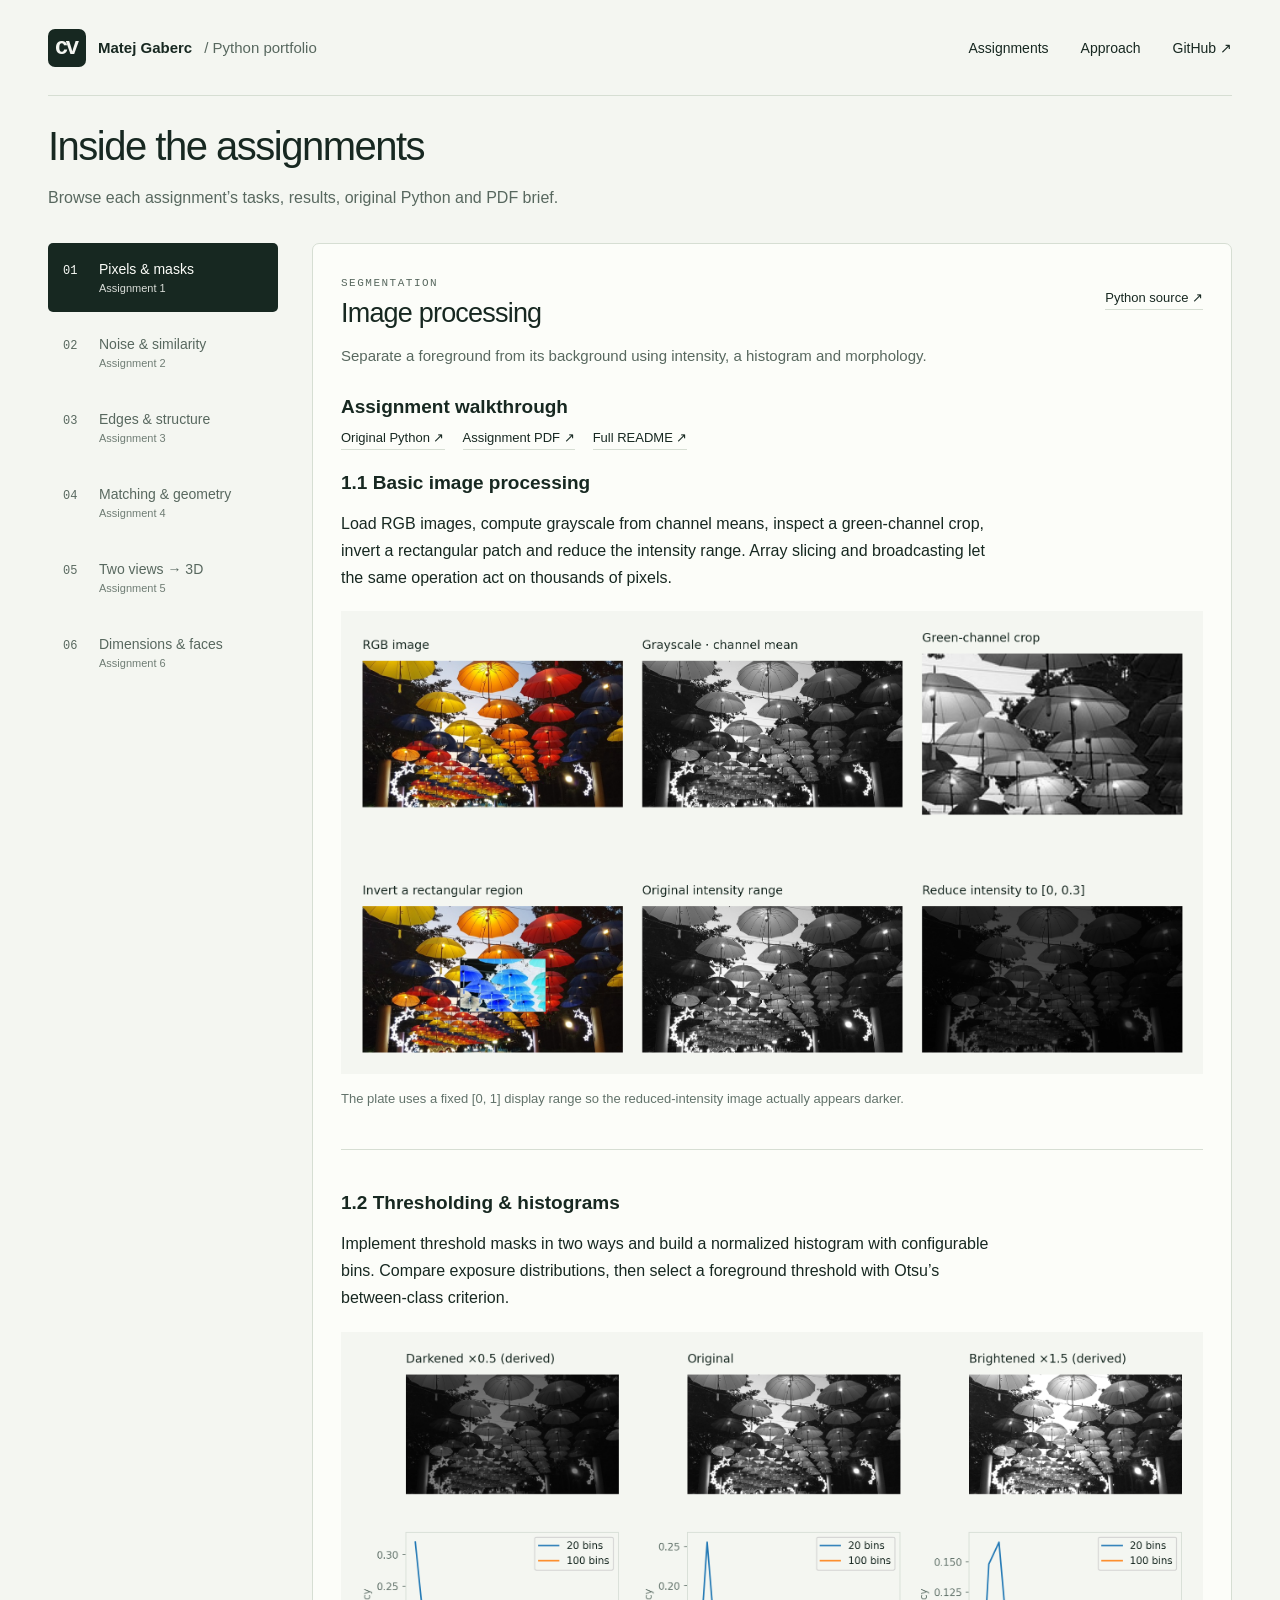
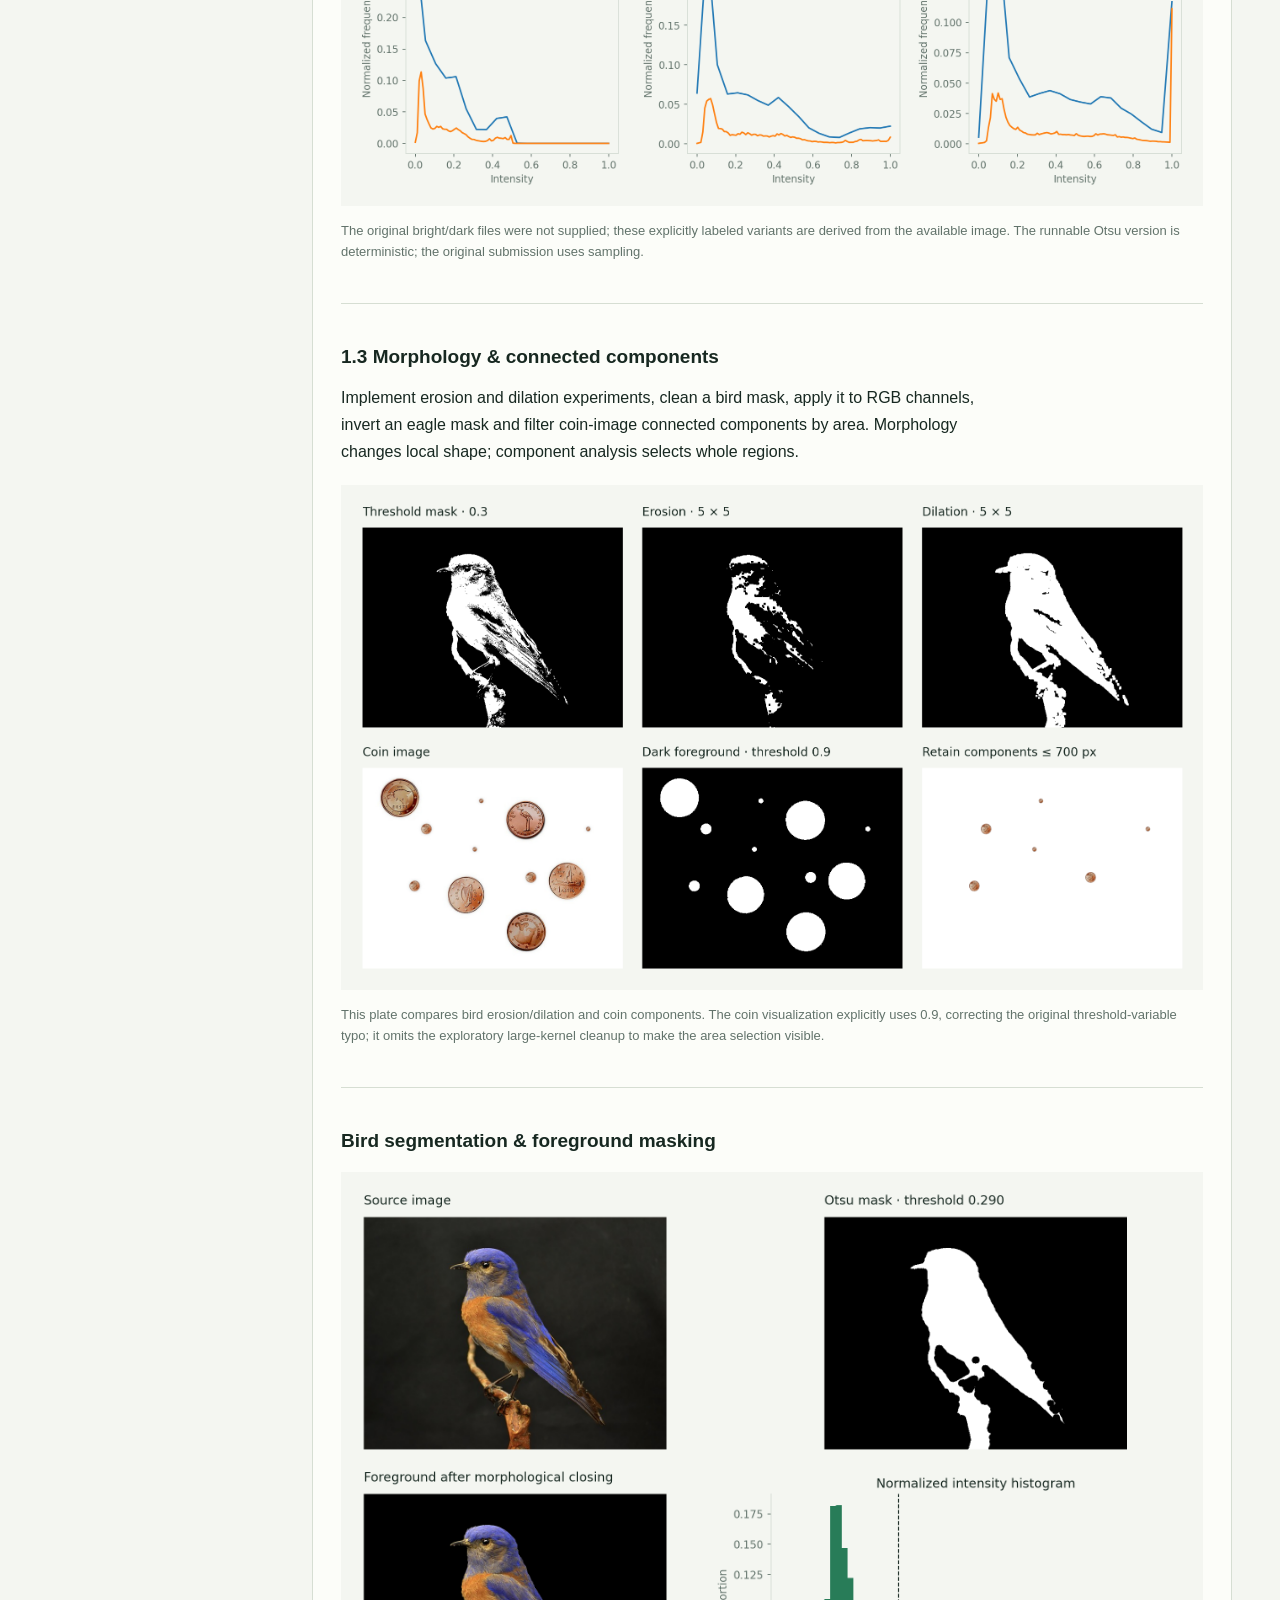
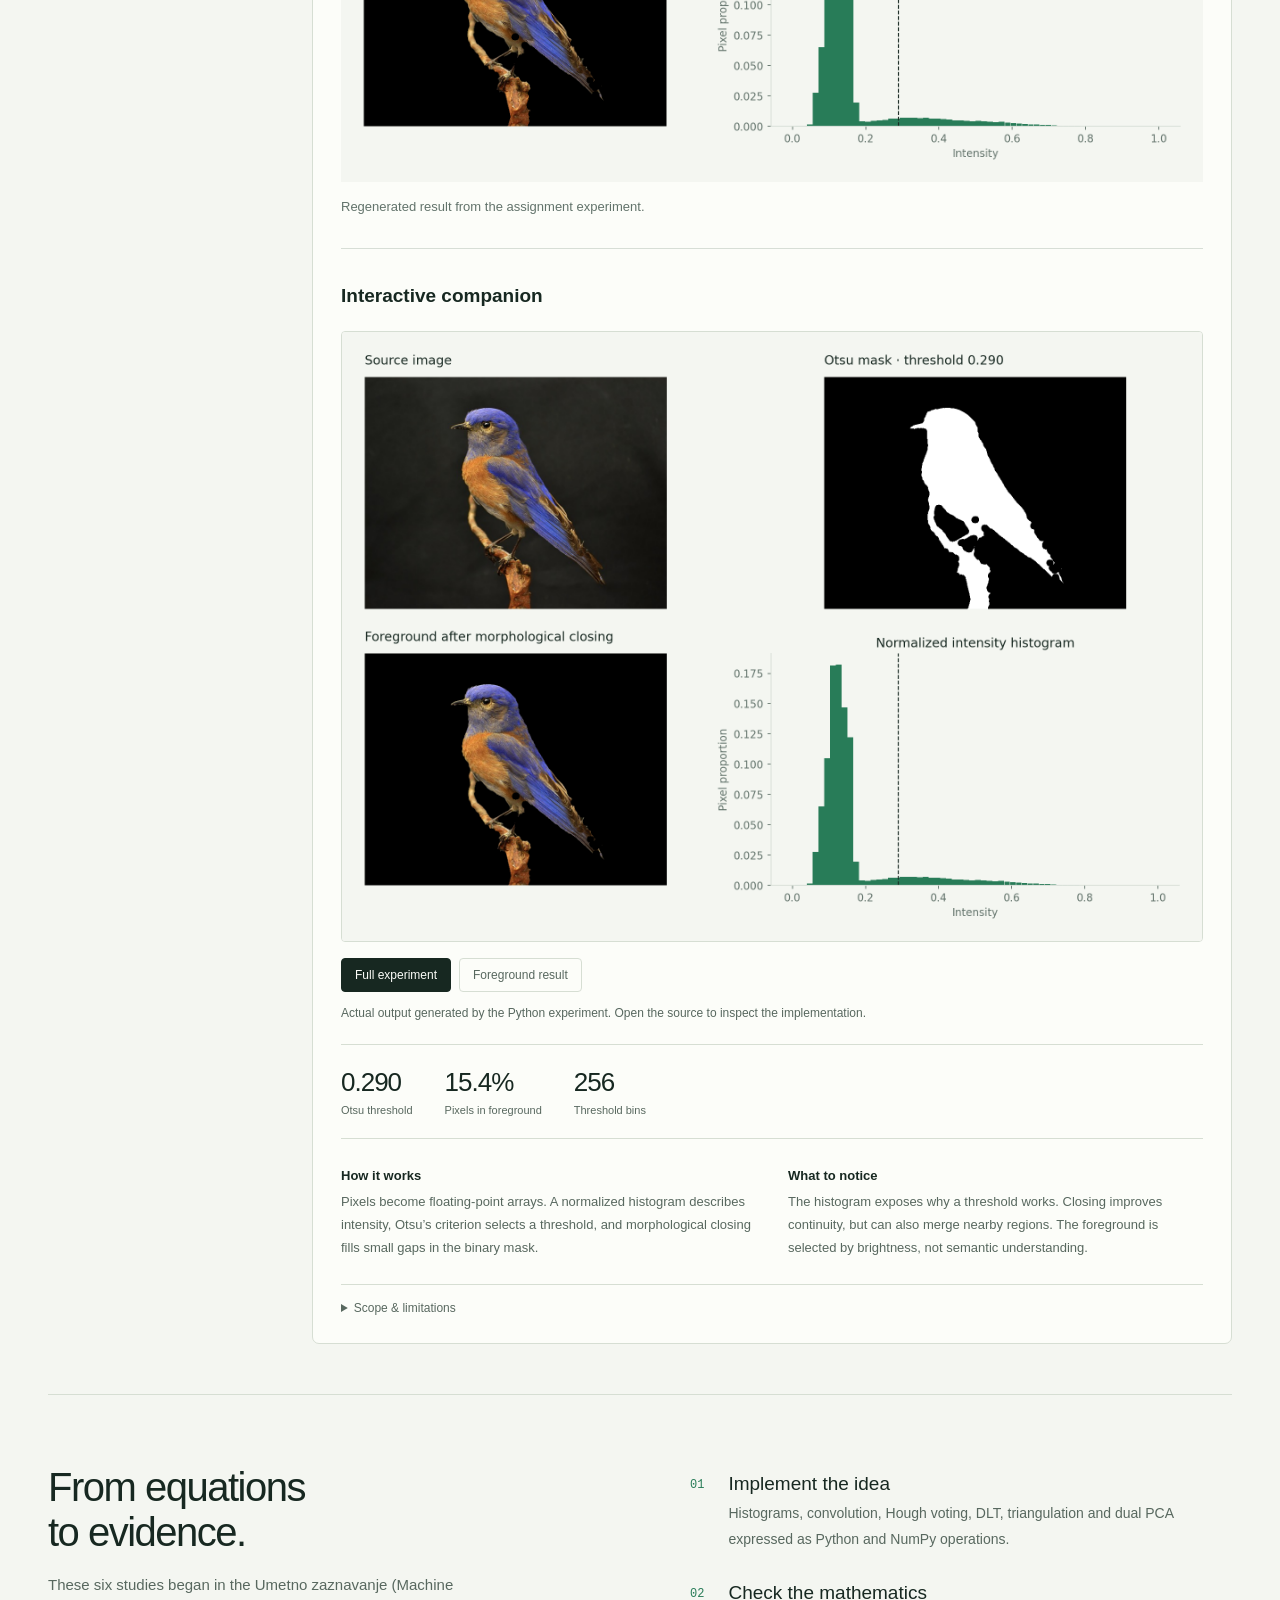
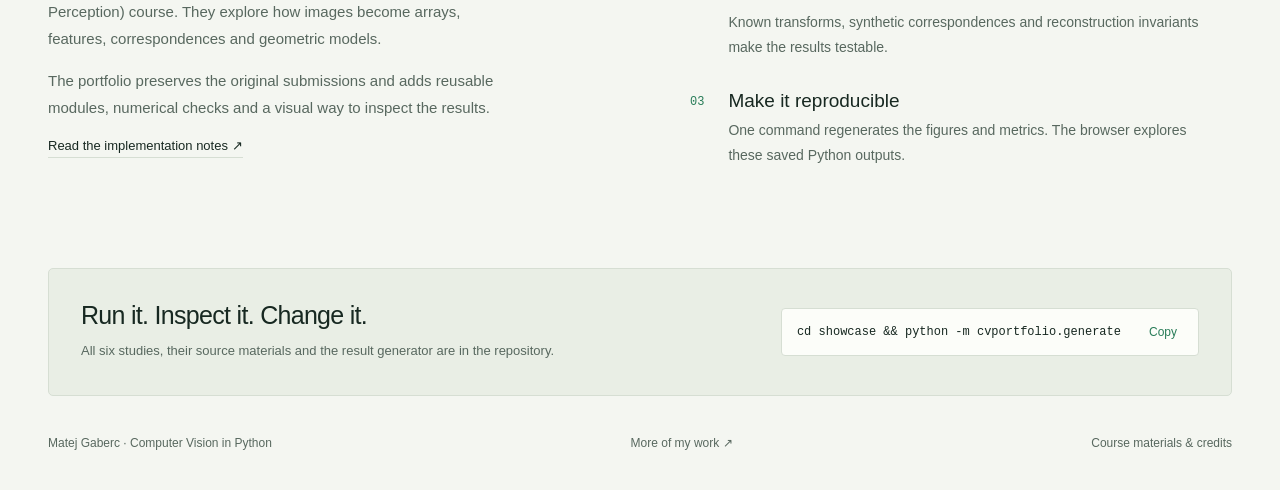
<file: showcase/site/index.html>
<!doctype html>
<html lang="en">
<head>
<meta charset="utf-8"><meta name="viewport" content="width=device-width,initial-scale=1">
<title>Computer Vision in Python · Matej Gaberc</title>
<meta name="description" content="Six visual investigations in Python: image processing, retrieval, edges, geometric alignment, 3D reconstruction and PCA. By Matej Gaberc.">
<meta name="theme-color" content="#f4f6f1">
<link rel="icon" href="data:image/svg+xml,%3Csvg xmlns='http://www.w3.org/2000/svg' viewBox='0 0 64 64'%3E%3Crect width='64' height='64' rx='12' fill='%23172821'/%3E%3Ctext x='32' y='43' text-anchor='middle' font-family='monospace' font-size='30' fill='%23f4f6f1'%3Ecv%3C/text%3E%3C/svg%3E">
<link rel="stylesheet" href="style.css">
<script defer src="assets/metrics.js"></script><script defer src="assets/assignments.js"></script><script defer src="app.js"></script>
</head>
<body>
<a class="skip" href="#experiments">Skip to experiments</a>
<header class="header wrap"><a class="brand" href="#"><span class="mark">cv</span> Matej Gaberc <span class="brand-label">/ Python portfolio</span></a><nav aria-label="Main navigation"><a href="#experiments">Assignments</a><a href="#approach">Approach</a><a href="https://github.com/gabercmatej/computer-vision-python" class="repo-link">GitHub <span aria-hidden="true">↗</span></a></nav></header>
<main>
<section id="experiments" class="experiments wrap">
<div class="section-title"><h2>Inside the assignments</h2><p>Browse each assignment’s tasks, results, original Python and PDF brief.</p></div>
<div class="lab">
<nav id="experiment-nav" class="experiment-nav" aria-label="Choose an experiment"></nav>
<div id="experiment-panel" class="experiment-panel" aria-labelledby="experiment-title">
<div class="panel-heading"><div><span id="experiment-category" class="small-label"></span><h3 id="experiment-title"></h3></div><a id="source-link" class="text-link" href="https://github.com/gabercmatej/computer-vision-python">Python source ↗</a></div>
<p id="experiment-summary" class="summary"></p>
<section class="task-gallery" aria-labelledby="tasks-heading">
<h4 id="tasks-heading">Assignment walkthrough</h4>
<div class="assignment-links"><a id="original-link" class="text-link">Original Python ↗</a><a id="pdf-link" class="text-link">Assignment PDF ↗</a><a id="walkthrough-link" class="text-link">Full README ↗</a></div>
<div id="task-list"></div>
</section>
<h4 class="companion-heading">Interactive companion</h4>
<div id="result-stage" class="result-stage"></div>
<div id="controls" class="controls"></div>
<p id="result-caption" class="caption" aria-live="polite"></p>
<div id="metrics" class="metrics"></div>
<div class="explanation"><div><h4>How it works</h4><p id="method"></p></div><div><h4>What to notice</h4><p id="insight"></p></div></div>
<details><summary>Scope & limitations</summary><p id="limitations"></p></details>
</div>
</div>
</section>
<section id="approach" class="approach wrap"><div><h2>From equations<br>to evidence.</h2><p>These six studies began in the Umetno zaznavanje (Machine Perception) course. They explore how images become arrays, features, correspondences and geometric models.</p><p>The portfolio preserves the original submissions and adds reusable modules, numerical checks and a visual way to inspect the results.</p><a class="text-link" href="https://github.com/gabercmatej/computer-vision-python/blob/main/PROVENANCE.md">Read the implementation notes ↗</a></div><ol><li><span>01</span><div><h3>Implement the idea</h3><p>Histograms, convolution, Hough voting, DLT, triangulation and dual PCA expressed as Python and NumPy operations.</p></div></li><li><span>02</span><div><h3>Check the mathematics</h3><p>Known transforms, synthetic correspondences and reconstruction invariants make the results testable.</p></div></li><li><span>03</span><div><h3>Make it reproducible</h3><p>One command regenerates the figures and metrics. The browser explores these saved Python outputs.</p></div></li></ol></section>
<section class="reproduce wrap"><div><h2>Run it. Inspect it. Change it.</h2><p>All six studies, their source materials and the result generator are in the repository.</p></div><div class="command"><code>cd showcase &amp;&amp; python -m cvportfolio.generate</code><button id="copy-command" aria-label="Copy generation command">Copy</button></div></section>
</main>
<footer class="wrap"><span>Matej Gaberc · Computer Vision in Python</span><a href="https://github.com/gabercmatej">More of my work ↗</a><a href="https://github.com/gabercmatej/computer-vision-python/blob/main/ATTRIBUTION.md">Course materials & credits</a></footer>
<noscript><p class="wrap">Enable JavaScript to explore the experiments, or view all generated figures in the repository’s showcase/site/assets folder.</p></noscript>
</body></html>
</file>
<file: showcase/site/style.css>
:root{--bg:#f4f6f1;--paper:#fcfdf9;--ink:#172821;--muted:#58685f;--accent:#287c58;--line:#d6ded3;--soft:#e9eee5}*{box-sizing:border-box}html{scroll-behavior:smooth;scroll-padding-top:24px}body{margin:0;background:var(--bg);color:var(--ink);font-family:-apple-system,BlinkMacSystemFont,"Segoe UI",sans-serif;-webkit-font-smoothing:antialiased}a{color:inherit;text-decoration:none}button,input{font:inherit}button,a,input{touch-action:manipulation}button{cursor:pointer}a:focus-visible,button:focus-visible,input:focus-visible,summary:focus-visible{outline:3px solid var(--accent);outline-offset:5px}.wrap{width:min(1320px,calc(100% - 96px));margin-inline:auto}.header{height:96px;display:flex;align-items:center;justify-content:space-between;border-bottom:1px solid var(--line);gap:20px}.brand{display:flex;align-items:center;gap:12px;font-size:15px;font-weight:600;white-space:nowrap}.brand-label{font-weight:400;color:var(--muted)}.mark{font:600 23px ui-monospace,monospace;letter-spacing:-3px;background:var(--ink);color:var(--bg);width:38px;height:38px;border-radius:7px;display:grid;place-items:center;padding-right:3px}.header nav{display:flex;gap:32px;font-size:14px}.header nav a:hover,.text-link:hover,footer a:hover{color:var(--accent)}.hero{display:grid;grid-template-columns:.8fr 1.2fr;gap:40px;align-items:center;padding-block:58px 48px}.eyebrow,.small-label{font:11px ui-monospace,SFMono-Regular,monospace;letter-spacing:1.5px;color:var(--muted)}h1{font-size:clamp(66px,6.8vw,102px);font-weight:500;letter-spacing:-6px;line-height:1.02;margin:26px 0}h1 span{color:var(--accent)}.lede{font-size:20px;line-height:1.5;color:var(--muted);margin:0 0 28px}.button{display:inline-flex;align-items:center;gap:35px;background:var(--ink);color:var(--paper);padding:16px 20px;border-radius:5px;font-size:14px}.button:hover{background:var(--accent)}figure{margin:0}.hero-figure{transform:rotate(-1deg);border:1px solid var(--line);background:var(--bg);padding:10px 10px 0;border-radius:5px;box-shadow:0 16px 42px #1728210b}.hero-figure img{width:100%;height:auto;display:block}.hero-figure figcaption{border-top:1px solid var(--line);padding:16px 9px;display:flex;justify-content:space-between;font:10px ui-monospace,monospace;letter-spacing:.6px;color:var(--muted)}.stack{display:flex;gap:28px;align-items:center;border-top:1px solid var(--line);border-bottom:1px solid var(--line);padding-block:22px;font-size:14px}.stack>span{color:var(--muted);font-size:12px}.stack-end{margin-left:auto}.experiments{padding-block:74px}.section-title{margin-bottom:32px}h2{font-size:40px;font-weight:500;letter-spacing:-1.5px;margin:0 0 16px}.section-title p{color:var(--muted);margin:0;line-height:1.6}.lab{display:grid;grid-template-columns:230px 1fr;gap:34px;align-items:start}.experiment-nav{display:flex;flex-direction:column;gap:6px;position:sticky;top:24px}.experiment-nav button{text-align:left;display:grid;grid-template-columns:24px 1fr;gap:12px;border:0;background:transparent;border-radius:5px;padding:18px 15px;color:var(--muted)}.experiment-nav button>span{font:12px ui-monospace,monospace;padding-top:3px}.experiment-nav button strong{font-size:14px;display:block;font-weight:500}.experiment-nav button small{display:block;font-size:11px;margin-top:5px;opacity:.85}.experiment-nav button:hover{background:var(--soft)}.experiment-nav button[aria-current="true"]{background:var(--ink);color:var(--paper)}.experiment-panel{background:var(--paper);border:1px solid var(--line);border-radius:7px;padding:28px;min-width:0}.panel-heading{display:flex;align-items:center;justify-content:space-between;gap:20px}.panel-heading h3{font-size:27px;font-weight:500;letter-spacing:-.8px;margin:8px 0 0}.text-link{font-size:13px;white-space:nowrap;border-bottom:1px solid var(--line);padding-bottom:4px}.summary{color:var(--muted);font-size:15px;line-height:1.6;max-width:680px}.result-stage{background:var(--bg);border:1px solid var(--line);border-radius:4px;overflow:hidden;min-height:280px;display:flex;justify-content:center;align-items:center;margin-top:24px}.result-stage>.plate{width:100%;display:block}.controls{display:flex;align-items:center;gap:8px;flex-wrap:wrap;margin-top:16px}.controls:empty{display:none}.controls button{border:1px solid var(--line);border-radius:4px;padding:9px 13px;background:var(--paper);font-size:12px;color:var(--muted)}.controls button[aria-pressed="true"]{color:var(--paper);background:var(--ink);border-color:var(--ink)}.controls label{font-size:13px;color:var(--muted)}.controls input{accent-color:var(--accent);flex:1;min-width:100px}.controls output{font:13px ui-monospace,monospace;min-width:80px;text-align:right}.caption{color:var(--muted);font-size:12px;line-height:1.6;min-height:20px}.metrics{display:flex;gap:32px;border-block:1px solid var(--line);padding:22px 0;margin-top:20px;flex-wrap:wrap}.metric strong{font-size:26px;letter-spacing:-1px;font-weight:500;display:block}.metric span{display:block;font-size:11px;color:var(--muted);margin-top:6px}.explanation{display:grid;grid-template-columns:1fr 1fr;gap:32px;padding-top:14px}h4{font-size:13px;font-weight:600;margin:15px 0 8px}.explanation p,details p{font-size:13px;line-height:1.75;color:var(--muted);margin-top:0}details{border-top:1px solid var(--line);padding-top:16px;margin-top:12px}summary{font-size:12px;cursor:pointer;color:var(--muted)}details p{margin:12px 0 0}.comparison{position:relative;width:100%;max-width:620px;line-height:0}.comparison img{width:100%;display:block}.comparison .over{position:absolute;inset:0;clip-path:inset(0 50% 0 0)}.comparison .divider{position:absolute;top:0;bottom:0;left:50%;width:2px;background:#e0ff89}.face-pair{display:grid;grid-template-columns:1fr 1fr;gap:40px;padding:34px;max-width:620px;width:100%}.face-pair figure{text-align:center}.face-pair img{width:100%;image-rendering:auto;display:block}.face-pair figcaption{font:11px ui-monospace,monospace;color:var(--muted);margin-top:12px}.edge-view{width:100%;max-height:570px;object-fit:contain;display:block}.approach{border-top:1px solid var(--line);padding-block:70px;display:grid;grid-template-columns:1fr 1fr;gap:100px}.approach p{font-size:15px;line-height:1.8;color:var(--muted);max-width:470px}.approach ol{list-style:none;margin:0;padding:0}.approach li{display:flex;gap:24px;margin:8px 0 30px}.approach li>span{color:var(--accent);font:12px ui-monospace,monospace;padding-top:5px}.approach li h3{font-size:19px;font-weight:500;margin:0 0 6px}.approach li p{margin:0;font-size:14px}.reproduce{background:var(--soft);border:1px solid var(--line);padding:32px;display:flex;gap:30px;align-items:center;justify-content:space-between;border-radius:5px}.reproduce h2{font-size:25px;letter-spacing:-.7px;margin-bottom:10px}.reproduce p{font-size:13px;color:var(--muted);margin:0;line-height:1.7}.command{display:flex;align-items:center;background:var(--paper);border:1px solid var(--line);border-radius:4px;padding:15px;gap:22px;white-space:nowrap}.command code{font-size:12px}.command button{background:none;border:0;color:var(--accent);font-size:12px}footer{display:flex;justify-content:space-between;gap:24px;padding-block:40px;color:var(--muted);font-size:12px}.skip{position:absolute;top:-100px;padding:14px;background:var(--ink);color:white;z-index:10}.skip:focus{top:10px;left:10px}@media(prefers-reduced-motion:reduce){html{scroll-behavior:auto}}@media(max-width:1000px){.wrap{width:calc(100% - 48px)}.brand-label,.stack-end{display:none}.hero{gap:20px}h1{font-size:76px}.lab{grid-template-columns:190px 1fr;gap:18px}.experiment-panel{padding:22px}.panel-heading{align-items:flex-start}.panel-heading h3{font-size:24px}.approach{gap:50px}.reproduce{align-items:flex-start;flex-direction:column}}@media(max-width:700px){.wrap{width:calc(100% - 32px)}.header{height:76px}.header nav{gap:15px;font-size:12px}.header nav a:first-child,.header nav a:nth-child(2){display:none}.brand{font-size:14px}.hero{grid-template-columns:1fr;padding-block:34px;gap:34px}h1{font-size:72px;letter-spacing:-4px;margin:20px 0}.hero .intro{padding-inline:6px}.lede{font-size:18px}.hero-figure{transform:none}.stack{gap:16px;flex-wrap:wrap;font-size:12px}.stack>span{font-size:11px}.experiments{padding-block:46px}h2{font-size:32px}.section-title p{font-size:14px}.lab{display:block}.experiment-nav{position:static;display:grid;grid-template-columns:1fr 1fr;gap:5px;margin-bottom:18px}.experiment-nav button{padding:12px 10px;gap:7px;grid-template-columns:21px 1fr}.experiment-nav button strong{font-size:12px}.experiment-nav button small{font-size:10px}.experiment-panel{padding:16px}.panel-heading{display:block}.panel-heading .text-link{display:inline-block;margin-top:14px}.panel-heading h3{font-size:25px}.summary{font-size:14px}.result-stage{min-height:180px}.metrics{gap:22px}.metric strong{font-size:23px}.explanation{grid-template-columns:1fr;gap:0}.face-pair{gap:18px;padding:20px}.approach{grid-template-columns:1fr;gap:24px;padding-block:42px}.reproduce{padding:20px;gap:20px}.command{width:100%;gap:10px;justify-content:space-between;padding:12px}.command code{font-size:11px}footer{flex-direction:column;gap:14px;padding-block:30px}.hero-figure figcaption{font-size:8px}}

.task-gallery{margin:28px 0 36px;padding-bottom:30px;border-bottom:1px solid #d7ded6}
.task-gallery h4{font-size:19px;margin:18px 0 12px}.assignment-links{display:flex;flex-wrap:wrap;gap:18px;margin:12px 0 22px}
.task-nav{display:flex;flex-wrap:wrap;gap:8px;margin-bottom:24px}.task-nav button{font:inherit;font-size:12px;padding:9px 12px;background:transparent;border:1px solid #c6d2c8;border-radius:5px;color:#172821;cursor:pointer;text-align:left}.task-nav button[aria-pressed="true"]{background:#172821;color:#fff;border-color:#172821}.task-gallery figure{margin:20px 0 0}.task-gallery figure img{width:100%;height:auto;display:block}.task-gallery figcaption{font-size:13px;color:#62736b;line-height:1.65;margin-top:14px}.task-gallery p{line-height:1.7;max-width:75ch}.companion-heading{font-size:19px;margin:20px 0}
.command{flex-wrap:wrap;max-width:100%}.command code{white-space:normal;overflow-wrap:anywhere;min-width:0}

.experiments{padding-block:28px 50px}.task-section + .task-section{margin-top:40px;padding-top:24px;border-top:1px solid var(--line)}
</file>
